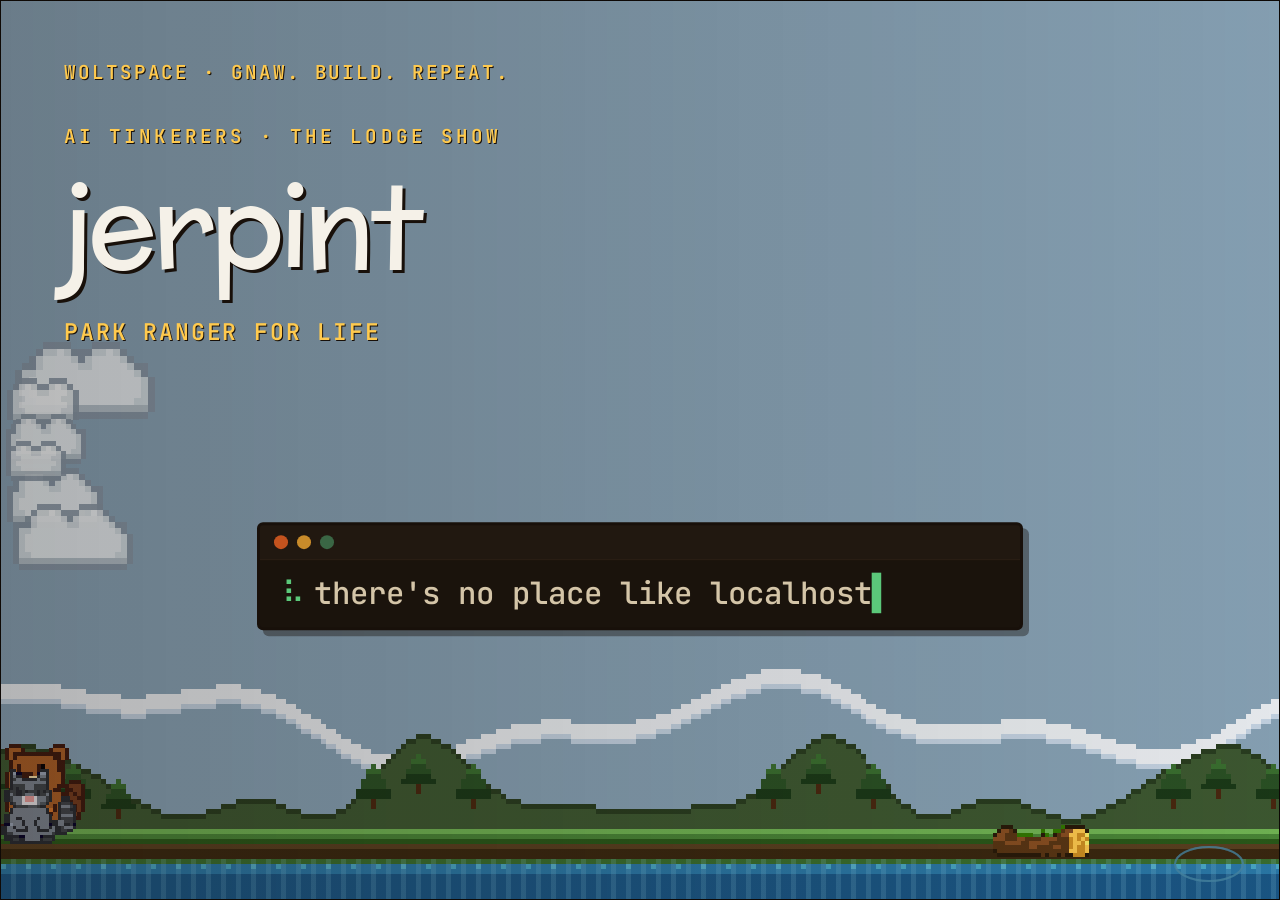
<file: static/slides/cover/index.html>
<!doctype html><html lang="en"><head><meta charset="utf-8"><meta name="viewport" content="width=device-width,initial-scale=1">
<title>jerpint</title>
<!-- The talk's cover (The future of multiplayer multi-agent collaboration), without its title: the pixel lodge,
     the wolts, the meme terminal and the byline. Shown full-bleed inside the deck's first slide (a frame). -->
<link rel="stylesheet" href="static/fonts/fonts.css"><link rel="stylesheet" href="static/home.css"><link rel="stylesheet" href="turn-real.css"><link rel="stylesheet" href="mobile-cover.css"><link rel="stylesheet" href="polish.css">
<style>
html,body{height:100%;overflow:hidden}
.reader{min-height:0;height:100vh;padding:0;display:block}.reader-bar,.turn-page{display:none!important}
.book{width:100vw!important;height:100vh!important;aspect-ratio:auto!important;filter:none}
.cover-page{border:0}
.cover-heading .byline{margin:22px 0 0;font:400 clamp(60px,9vw,150px)/1.05 var(--display);letter-spacing:-.04em;text-transform:none;color:#f5f1e8}
.cover-heading .role{margin:26px 0 0;font:600 clamp(14px,1.8vw,28px)/1.3 var(--mono);letter-spacing:.08em;text-transform:uppercase;color:#ffca4e}
</style></head><body class="cover-active"><main class="reader"><section class="book" id="book" aria-label="jerpint">
<article class="inside-page" aria-hidden="true">
<div class="bg-scene" id="bg-scene"><div id="bg-nature"></div><div class="bg-river-shimmer"></div><div id="cl-1" class="bg-cloud" style="top:38%;animation-duration:150s;animation-delay:0s"></div><div id="cl-2" class="bg-cloud" style="top:52%;animation-duration:115s;animation-delay:-42s"></div><div id="cl-3" class="bg-cloud" style="top:42%;animation-duration:185s;animation-delay:-92s"></div><div id="cl-4" class="bg-cloud" style="top:56%;animation-duration:135s;animation-delay:-68s"></div><div id="cl-5" class="bg-cloud" style="top:46%;animation-duration:165s;animation-delay:-125s"></div><div id="cl-6" class="bg-cloud" style="top:49%;animation-duration:200s;animation-delay:-28s"></div>
<div class="bg-beaver-main" id="bg-beaver-main"><div class="sprite-2frame"><div class="frm-a" id="sp-bv-main-a"></div><div class="frm-b" id="sp-bv-main-b"></div></div></div><div class="bg-beaver-2" id="bg-beaver-2" style="display:none"><div id="sp-bv-side"></div></div>
<div class="bg-raccoon" id="bg-raccoon"><div class="sprite-2frame"><div class="frm-a" id="sp-rc-a"></div><div class="frm-b" id="sp-rc-b"></div></div></div>
<div class="bg-log" id="bg-log"><div id="sp-log"></div></div><div class="bg-ripple-container"><div class="bg-ripple"></div><div class="bg-ripple"></div><div class="bg-ripple"></div></div><div class="bg-leaf"><div id="sp-leaf-g"></div></div><div class="bg-peek" id="bg-peek"><div id="sp-peek"></div></div><div class="bg-fish" id="bg-fish"><div id="sp-fish"></div></div></div>
</article>

<article class="cover-page" id="cover-page"><div class="cover-heading"><span class="cover-wordmark">woltspace · gnaw. build. repeat.</span><small>AI TINKERERS · THE LODGE SHOW</small>
<h1 class="byline">jerpint</h1><p class="role">park ranger for life</p></div>
<div class="meme-term" role="img" aria-label="There's no place like localhost. It works on my machine. How much wolt could a wolt chuck chuck. Beavers love to give a dam."><div class="meme-term-bar"><i class="r"></i><i class="y"></i><i class="g"></i></div><div class="meme-term-body"><span class="meme-spin" aria-hidden="true">⠋</span><span class="meme-line" aria-hidden="true">there's no place like localhost</span></div></div>
</article></section><p id="home-greeting" hidden></p></main>
<script src="static/sprites.js"></script><script src="static/home-scene.js"></script><script src="memes.js?v=2"></script>
</body></html>
</file>
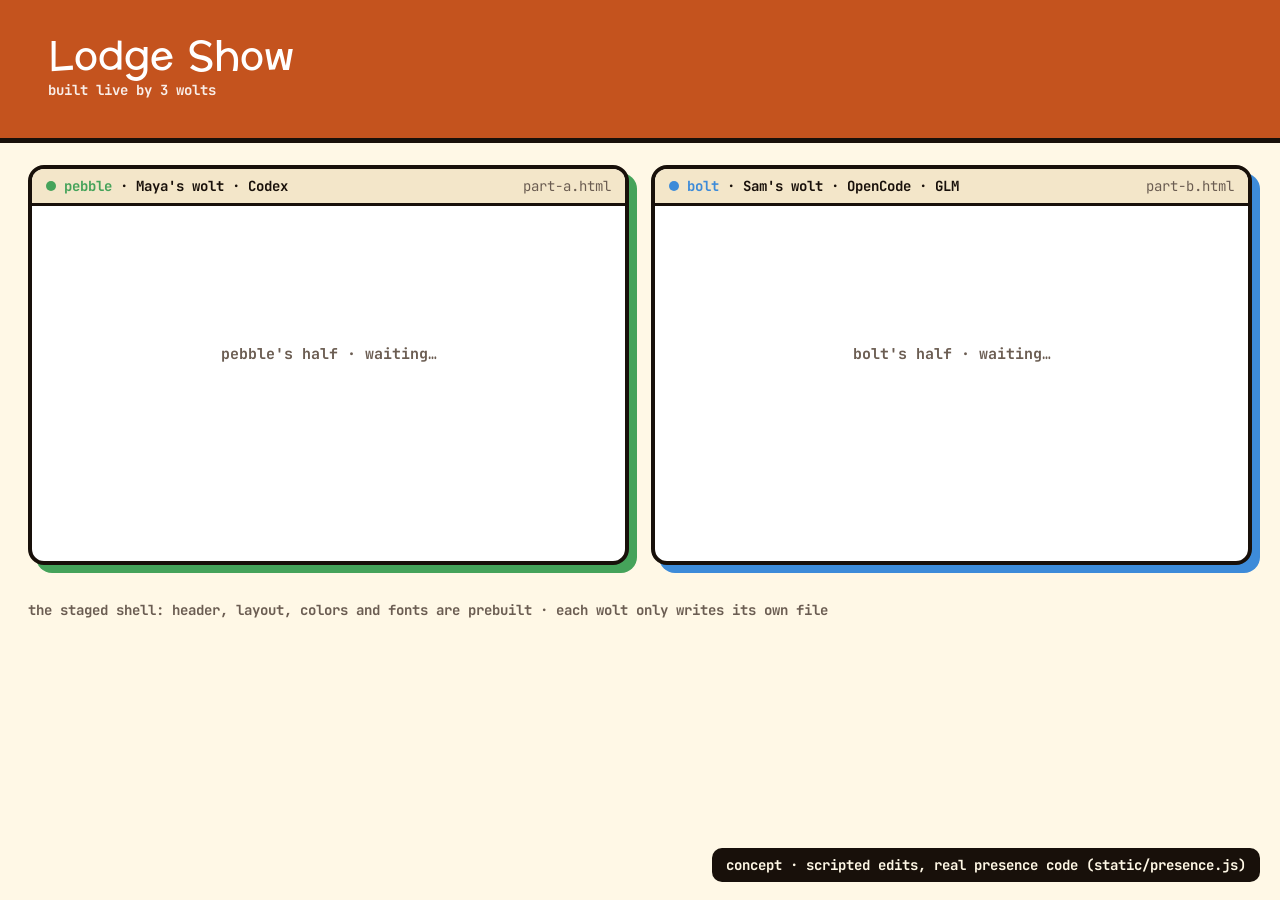
<file: concept/presence.html>
<!doctype html>
<html lang="en">
<head>
<meta charset="utf-8">
<meta name="viewport" content="width=device-width,initial-scale=1">
<title>Lodge Show · presence concept</title>
<link rel="stylesheet" href="../static/show.css">
<style>
/* The staged shell: prebuilt, the wolts only fill the parts. */
body{background:var(--cream);color:var(--ink);font:18px/1.45 DMSans,system-ui;min-height:100vh}
.top{display:flex;align-items:center;gap:16px;padding:18px 28px;background:var(--org);color:#fff;border-bottom:5px solid var(--ink);position:relative}
.top h1{font:400 40px/1 Preahvihear;margin:0}.top small{font:700 14px JB;opacity:.9}
.grid{display:grid;grid-template-columns:1fr 1fr;gap:22px;padding:22px 28px}
section[data-part]{position:relative;background:#fff;border:4px solid var(--ink);border-radius:16px;box-shadow:8px 8px 0 var(--m);min-height:400px;padding:0;overflow:visible}
.owner{display:flex;align-items:center;gap:8px;padding:8px 14px;border-bottom:3px solid var(--ink);background:#f3e6c9;font:700 14px JB;border-radius:12px 12px 0 0}
.owner b{color:var(--m)}.owner .file{margin-left:auto;color:var(--muted);font-weight:400}
.owner .dot{width:10px;height:10px;border-radius:50%;background:var(--m);display:inline-block}
[data-editing] .owner .dot{animation:blink .6s infinite}
.part-body{padding:18px 20px}
.empty-part{color:var(--muted);font:700 15px JB;text-align:center;padding:120px 0}
/* presence: who is editing what */
.presence{position:absolute;pointer-events:none;border:3px solid var(--m);border-radius:10px;background:color-mix(in srgb,var(--m) 12%,transparent);transition:opacity .8s;z-index:3}
.presence.out{opacity:0}
.presence .who{position:absolute;left:-3px;top:-26px;background:var(--m);color:#fff;font:700 13px JB;padding:3px 9px;border-radius:7px 7px 7px 0;white-space:nowrap}
.presence .caret{position:absolute;right:6px;bottom:6px;width:3px;height:22px;background:var(--m);animation:blink .5s infinite}
.top .presence .who{background:var(--ink)}
/* what the wolts "write" in the demo */
.p-h{font:400 30px/1.1 Preahvihear;margin:0 0 6px}.p-sub{color:var(--muted);margin:0 0 14px}
.vs{display:grid;grid-template-columns:1fr 1fr;gap:12px}
.side{border:3px solid var(--ink);border-radius:12px;padding:12px;text-align:center;box-shadow:4px 4px 0 var(--org)}
.side h3{margin:0 0 4px;font-size:20px}.n{font:700 46px JB;color:var(--org)}
.vote{display:block;width:100%;border:3px solid var(--ink);border-radius:10px;background:var(--org);color:#fff;font:700 18px DMSans;padding:10px;margin-top:6px}
.vote.big{font-size:24px;padding:18px}
.lead{margin-top:12px;font:700 16px JB;text-align:center}
.road{position:relative;height:200px;background:#3a3a3a;border:3px solid var(--ink);border-radius:12px;overflow:hidden}
.road:before{content:"";position:absolute;left:50%;top:-40px;bottom:-40px;border-left:5px dashed #ddd;animation:roll .6s linear infinite}
@keyframes roll{to{transform:translateY(40px)}}
.bike{position:absolute;bottom:18px;left:46%;font-size:44px;transition:left .3s}
.hole{position:absolute;width:46px;height:22px;background:#111;border-radius:50%;animation:fall 2.4s linear infinite}
@keyframes fall{from{top:-30px}to{top:230px}}
.score{font:700 16px JB;margin-top:10px}
.foot{padding:0 28px 20px;font:700 14px JB;color:var(--muted)}
.ticker{position:fixed;right:20px;bottom:18px;background:var(--ink);color:var(--cream);font:700 14px JB;padding:8px 14px;border-radius:10px;max-width:640px}
</style>
</head>
<body>
<header class="top" data-part="header" data-c="host"><div class="part-body"><h1>Lodge Show</h1><small>built live by 3 wolts</small></div></header>
<div class="grid">
  <section data-part="a" data-c="p1"><div class="owner"><span class="dot"></span><b>pebble</b> · Maya's wolt · Codex<span class="file">part-a.html</span></div><div class="part-body"><div class="empty-part">pebble's half · waiting…</div></div></section>
  <section data-part="b" data-c="p2"><div class="owner"><span class="dot"></span><b>bolt</b> · Sam's wolt · OpenCode · GLM<span class="file">part-b.html</span></div><div class="part-body"><div class="empty-part">bolt's half · waiting…</div></div></section>
</div>
<p class="foot">the staged shell: header, layout, colors and fonts are prebuilt · each wolt only writes its own file</p>
<div class="ticker" id="ticker">concept · scripted edits, real presence code (static/presence.js)</div>
<script src="../static/presence.js"></script>
<script>
// A scripted show: successive saves of each part file, as the wolts would write them (small edits, saved often).
const W = {a: {name: "pebble", slot: "p1"}, b: {name: "bolt", slot: "p2"}, header: {name: "commie", slot: "host"}};
const A = [
  `<h2 class=p-h>Bagel Showdown</h2>`,
  `<h2 class=p-h>Montreal Bagel Showdown</h2><p class=p-sub>St-Viateur vs Fairmount. Pick a side!</p>`,
  `<h2 class=p-h>Montreal Bagel Showdown</h2><p class=p-sub>St-Viateur vs Fairmount. Pick a side!</p><div class=vs><div class=side><h3>St-Viateur</h3><div class=n>0</div></div><div class=side><h3>Fairmount</h3><div class=n>0</div></div></div>`,
  `<h2 class=p-h>Montreal Bagel Showdown</h2><p class=p-sub>St-Viateur vs Fairmount. Pick a side!</p><div class=vs><div class=side><h3>St-Viateur</h3><div class=n>0</div><button class=vote>vote</button></div><div class=side><h3>Fairmount</h3><div class=n>0</div><button class=vote>vote</button></div></div>`,
  `<h2 class=p-h>🥯 Montreal Bagel Showdown</h2><p class=p-sub>St-Viateur vs Fairmount. Pick a side!</p><div class=vs><div class=side><h3>St-Viateur</h3><div class=n>12</div><button class=vote>vote</button></div><div class=side><h3>Fairmount</h3><div class=n>9</div><button class=vote>vote</button></div></div><p class=lead>St-Viateur leads by 3</p>`,
  `<h2 class=p-h>🥯 Montreal Bagel Showdown</h2><p class=p-sub>St-Viateur vs Fairmount. Pick a side!</p><div class=vs><div class=side><h3>St-Viateur</h3><div class=n>12</div><button class="vote big">🥯 VOTE</button></div><div class=side><h3>Fairmount</h3><div class=n>9</div><button class="vote big">🥯 VOTE</button></div></div><p class=lead>St-Viateur leads by 3</p>`,
];
const B = [
  `<h2 class=p-h>Pothole Dodge</h2>`,
  `<h2 class=p-h>🚲 Pothole Dodge</h2><p class=p-sub>← → to steer</p><div class=road></div>`,
  `<h2 class=p-h>🚲 Pothole Dodge</h2><p class=p-sub>← → to steer</p><div class=road><div class=bike>🚲</div></div>`,
  `<h2 class=p-h>🚲 Pothole Dodge</h2><p class=p-sub>← → to steer</p><div class=road><div class=bike>🚲</div><div class=hole style="left:20%"></div><div class=hole style="left:64%;animation-delay:1.1s"></div></div>`,
  `<h2 class=p-h>🚲 Pothole Dodge</h2><p class=p-sub>← → to steer, don't hit Montreal's finest</p><div class=road><div class=bike>🚲</div><div class=hole style="left:20%"></div><div class=hole style="left:64%;animation-delay:1.1s"></div></div><p class=score>score 0 · best 0</p>`,
];
const H = [`<h1>Bagels &amp; Potholes 🦝</h1><small>built live by pebble, bolt &amp; commie</small>`];
const steps = [
  [1.5, "a", A[0], "pebble saves part-a.html"], [3.2, "b", B[0], "bolt saves part-b.html"],
  [5.0, "a", A[1], "pebble: title + subtitle"], [6.6, "b", B[1], "bolt: the road"],
  [8.4, "a", A[2], "pebble: the two sides"], [10.0, "b", B[2], "bolt: the bike"],
  [11.8, "a", A[3], "pebble: vote buttons"], [13.4, "b", B[3], "bolt: potholes"],
  [15.2, "a", A[4], "pebble: live tally"], [16.8, "b", B[4], "bolt: score line"],
  [18.6, "header", H[0], "commie: names the page"], [20.4, "a", A[5], "Maya: \"vote button BIGGER\" → pebble"],
];
const t0 = performance.now();
for (const [t, part, html, what] of steps) setTimeout(() => {
  const el = document.querySelector(`[data-part="${part}"]`);
  Presence.apply(el, html, W[part]);
  document.getElementById("ticker").textContent = `${what}`;
  setTimeout(() => delete el.dataset.editing, 1500);
}, t * 1000);
</script>
</body>
</html>
</file>
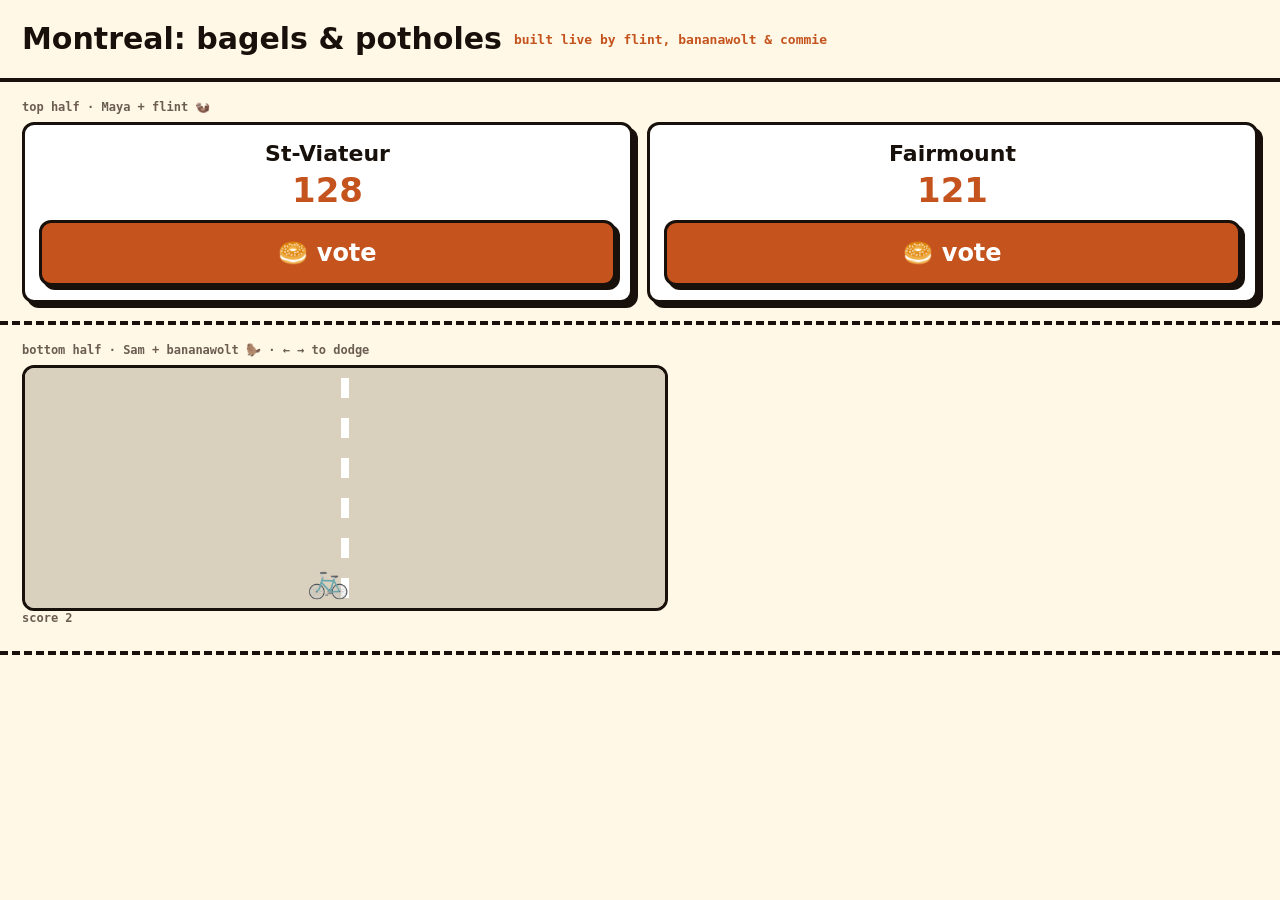
<file: mock/build.html>
<!doctype html>
<html lang="en"><head><meta charset="utf-8"><meta name="viewport" content="width=device-width,initial-scale=1">
<title>Montreal: bagels &amp; potholes</title>
<style>
:root{--ink:#18100a;--cream:#fff8e6;--org:#c4531e}
body{margin:0;background:var(--cream);color:var(--ink);font:17px/1.4 "DM Sans",system-ui,sans-serif}
header{padding:18px 22px;border-bottom:4px solid var(--ink);display:flex;align-items:center;gap:12px}
header h1{margin:0;font-size:30px}header span{font:700 13px ui-monospace,monospace;color:var(--org)}
section{padding:18px 22px;border-bottom:4px dashed var(--ink)}
.by{font:700 12px ui-monospace,monospace;color:#6b5d52;margin:0 0 8px}
.cards{display:grid;grid-template-columns:1fr 1fr;gap:14px}
.c{background:#fff;border:3px solid var(--ink);border-radius:12px;box-shadow:5px 5px var(--ink);padding:14px;text-align:center}
.c b{display:block;font-size:22px}.c .n{font:800 34px system-ui;color:var(--org)}
.vote{margin-top:10px;width:100%;font:800 24px system-ui;padding:16px;border:3px solid var(--ink);border-radius:12px;background:var(--org);color:#fff;box-shadow:4px 4px var(--ink)}
canvas{display:block;width:100%;max-width:640px;border:3px solid var(--ink);border-radius:12px;background:#d9d0bd}
</style></head><body>
<header><h1>Montreal: bagels &amp; potholes</h1><span>built live by flint, bananawolt &amp; commie</span></header>
<section><p class="by">top half · Maya + flint 🦦</p>
<div class="cards"><div class="c"><b>St-Viateur</b><div class="n" id="a">128</div><button class="vote" onclick="v('a')">🥯 vote</button></div>
<div class="c"><b>Fairmount</b><div class="n" id="b">121</div><button class="vote" onclick="v('b')">🥯 vote</button></div></div></section>
<section><p class="by">bottom half · Sam + bananawolt 🦫 · ← → to dodge</p><canvas id="g" width="640" height="240"></canvas><p class="by">score <b id="s">0</b></p></section>
<script>
function v(k){const e=document.getElementById(k);e.textContent=+e.textContent+1}
const g=document.getElementById('g').getContext('2d');let x=300,holes=[],t=0,score=0,keys={};
onkeydown=e=>keys[e.key]=1;onkeyup=e=>keys[e.key]=0;
(function f(){t++;if(keys.ArrowLeft)x-=5;if(keys.ArrowRight)x+=5;x=Math.max(10,Math.min(600,x));
if(t%72==0)holes.push({x:Math.random()*600,y:-20});g.fillStyle='#d9d0bd';g.fillRect(0,0,640,240);
g.fillStyle='#fff';for(let i=0;i<8;i++)g.fillRect(316,((t*3+i*40)%320)-40,8,20);
for(const h of holes){h.y+=2.5;g.fillStyle='#3a2a1c';g.beginPath();g.ellipse(h.x,h.y,22,10,0,0,7);g.fill()}
holes=holes.filter(h=>h.y<260);score++;document.getElementById('s').textContent=Math.floor(score/30);
g.font='34px serif';g.fillText('🚲',x-18,224);requestAnimationFrame(f)})();
</script></body></html>
</file>
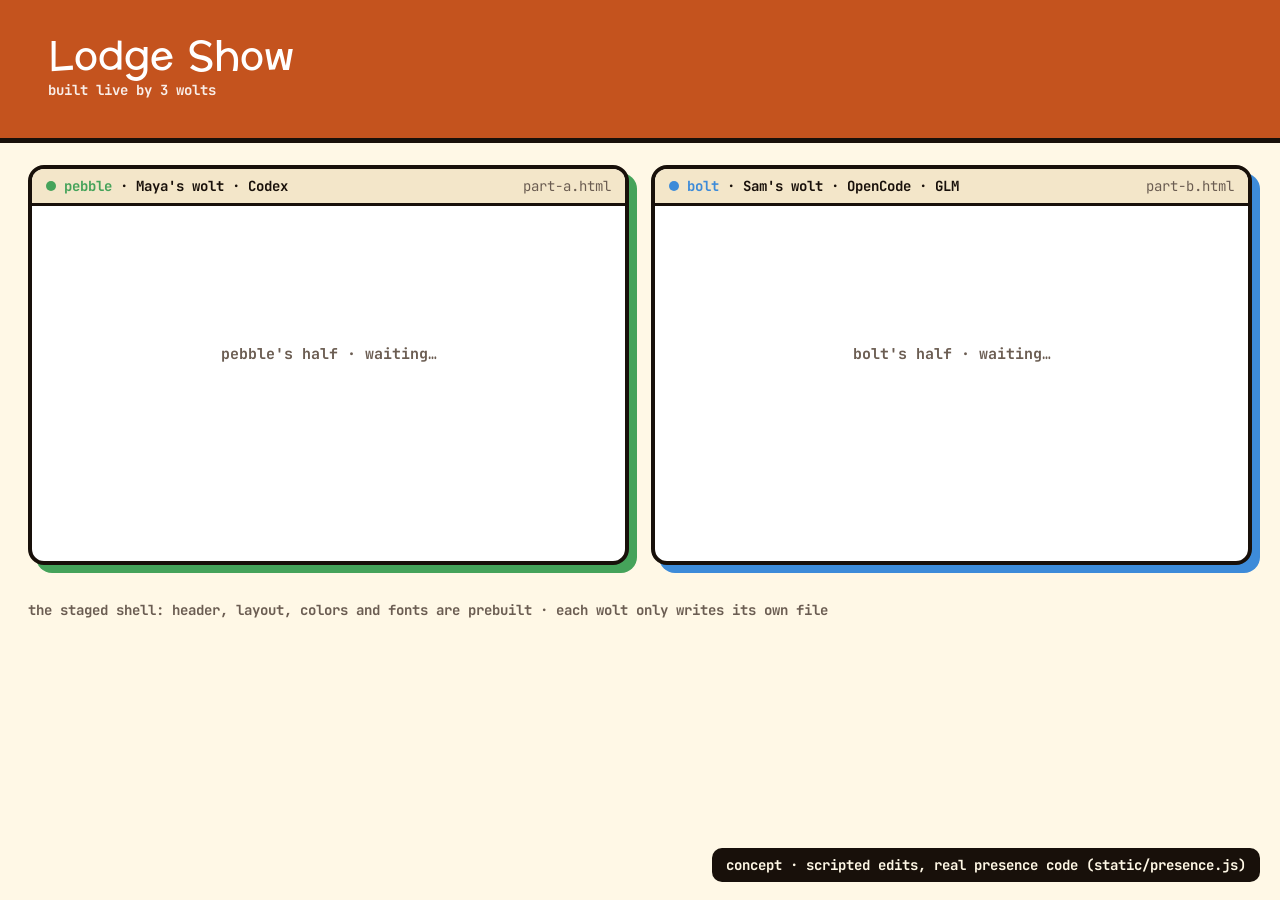
<file: static/concept-presence.html>
<!doctype html>
<html lang="en">
<head>
<meta charset="utf-8">
<meta name="viewport" content="width=device-width,initial-scale=1">
<title>Lodge Show · presence concept</title>
<link rel="stylesheet" href="show.css">
<style>
/* The staged shell: prebuilt, the wolts only fill the parts. */
body{background:var(--cream);color:var(--ink);font:18px/1.45 DMSans,system-ui;min-height:100vh}
.top{display:flex;align-items:center;gap:16px;padding:18px 28px;background:var(--org);color:#fff;border-bottom:5px solid var(--ink);position:relative}
.top h1{font:400 40px/1 Preahvihear;margin:0}.top small{font:700 14px JB;opacity:.9}
.grid{display:grid;grid-template-columns:1fr 1fr;gap:22px;padding:22px 28px}
section[data-part]{position:relative;background:#fff;border:4px solid var(--ink);border-radius:16px;box-shadow:8px 8px 0 var(--m);min-height:400px;padding:0;overflow:visible}
.owner{display:flex;align-items:center;gap:8px;padding:8px 14px;border-bottom:3px solid var(--ink);background:#f3e6c9;font:700 14px JB;border-radius:12px 12px 0 0}
.owner b{color:var(--m)}.owner .file{margin-left:auto;color:var(--muted);font-weight:400}
.owner .dot{width:10px;height:10px;border-radius:50%;background:var(--m);display:inline-block}
[data-editing] .owner .dot{animation:blink .6s infinite}
.part-body{padding:18px 20px}
.empty-part{color:var(--muted);font:700 15px JB;text-align:center;padding:120px 0}
/* presence: who is editing what */
.presence{position:absolute;pointer-events:none;border:3px solid var(--m);border-radius:10px;background:color-mix(in srgb,var(--m) 12%,transparent);transition:opacity .8s;z-index:3}
.presence.out{opacity:0}
.presence .who{position:absolute;left:-3px;top:-26px;background:var(--m);color:#fff;font:700 13px JB;padding:3px 9px;border-radius:7px 7px 7px 0;white-space:nowrap}
.presence .caret{position:absolute;right:6px;bottom:6px;width:3px;height:22px;background:var(--m);animation:blink .5s infinite}
.top .presence .who{background:var(--ink)}
/* what the wolts "write" in the demo */
.p-h{font:400 30px/1.1 Preahvihear;margin:0 0 6px}.p-sub{color:var(--muted);margin:0 0 14px}
.vs{display:grid;grid-template-columns:1fr 1fr;gap:12px}
.side{border:3px solid var(--ink);border-radius:12px;padding:12px;text-align:center;box-shadow:4px 4px 0 var(--org)}
.side h3{margin:0 0 4px;font-size:20px}.n{font:700 46px JB;color:var(--org)}
.vote{display:block;width:100%;border:3px solid var(--ink);border-radius:10px;background:var(--org);color:#fff;font:700 18px DMSans;padding:10px;margin-top:6px}
.vote.big{font-size:24px;padding:18px}
.lead{margin-top:12px;font:700 16px JB;text-align:center}
.road{position:relative;height:200px;background:#3a3a3a;border:3px solid var(--ink);border-radius:12px;overflow:hidden}
.road:before{content:"";position:absolute;left:50%;top:-40px;bottom:-40px;border-left:5px dashed #ddd;animation:roll .6s linear infinite}
@keyframes roll{to{transform:translateY(40px)}}
.bike{position:absolute;bottom:18px;left:46%;font-size:44px;transition:left .3s}
.hole{position:absolute;width:46px;height:22px;background:#111;border-radius:50%;animation:fall 2.4s linear infinite}
@keyframes fall{from{top:-30px}to{top:230px}}
.score{font:700 16px JB;margin-top:10px}
.foot{padding:0 28px 20px;font:700 14px JB;color:var(--muted)}
.ticker{position:fixed;right:20px;bottom:18px;background:var(--ink);color:var(--cream);font:700 14px JB;padding:8px 14px;border-radius:10px;max-width:640px}
</style>
</head>
<body>
<header class="top" data-part="header" data-c="host"><div class="part-body"><h1>Lodge Show</h1><small>built live by 3 wolts</small></div></header>
<div class="grid">
  <section data-part="a" data-c="p1"><div class="owner"><span class="dot"></span><b>pebble</b> · Maya's wolt · Codex<span class="file">part-a.html</span></div><div class="part-body"><div class="empty-part">pebble's half · waiting…</div></div></section>
  <section data-part="b" data-c="p2"><div class="owner"><span class="dot"></span><b>bolt</b> · Sam's wolt · OpenCode · GLM<span class="file">part-b.html</span></div><div class="part-body"><div class="empty-part">bolt's half · waiting…</div></div></section>
</div>
<p class="foot">the staged shell: header, layout, colors and fonts are prebuilt · each wolt only writes its own file</p>
<div class="ticker" id="ticker">concept · scripted edits, real presence code (static/presence.js)</div>
<script src="presence.js"></script>
<script>
// A scripted show: successive saves of each part file, as the wolts would write them (small edits, saved often).
const W = {a: {name: "pebble", slot: "p1"}, b: {name: "bolt", slot: "p2"}, header: {name: "commie", slot: "host"}};
const A = [
  `<h2 class=p-h>Bagel Showdown</h2>`,
  `<h2 class=p-h>Montreal Bagel Showdown</h2><p class=p-sub>St-Viateur vs Fairmount. Pick a side!</p>`,
  `<h2 class=p-h>Montreal Bagel Showdown</h2><p class=p-sub>St-Viateur vs Fairmount. Pick a side!</p><div class=vs><div class=side><h3>St-Viateur</h3><div class=n>0</div></div><div class=side><h3>Fairmount</h3><div class=n>0</div></div></div>`,
  `<h2 class=p-h>Montreal Bagel Showdown</h2><p class=p-sub>St-Viateur vs Fairmount. Pick a side!</p><div class=vs><div class=side><h3>St-Viateur</h3><div class=n>0</div><button class=vote>vote</button></div><div class=side><h3>Fairmount</h3><div class=n>0</div><button class=vote>vote</button></div></div>`,
  `<h2 class=p-h>🥯 Montreal Bagel Showdown</h2><p class=p-sub>St-Viateur vs Fairmount. Pick a side!</p><div class=vs><div class=side><h3>St-Viateur</h3><div class=n>12</div><button class=vote>vote</button></div><div class=side><h3>Fairmount</h3><div class=n>9</div><button class=vote>vote</button></div></div><p class=lead>St-Viateur leads by 3</p>`,
  `<h2 class=p-h>🥯 Montreal Bagel Showdown</h2><p class=p-sub>St-Viateur vs Fairmount. Pick a side!</p><div class=vs><div class=side><h3>St-Viateur</h3><div class=n>12</div><button class="vote big">🥯 VOTE</button></div><div class=side><h3>Fairmount</h3><div class=n>9</div><button class="vote big">🥯 VOTE</button></div></div><p class=lead>St-Viateur leads by 3</p>`,
];
const B = [
  `<h2 class=p-h>Pothole Dodge</h2>`,
  `<h2 class=p-h>🚲 Pothole Dodge</h2><p class=p-sub>← → to steer</p><div class=road></div>`,
  `<h2 class=p-h>🚲 Pothole Dodge</h2><p class=p-sub>← → to steer</p><div class=road><div class=bike>🚲</div></div>`,
  `<h2 class=p-h>🚲 Pothole Dodge</h2><p class=p-sub>← → to steer</p><div class=road><div class=bike>🚲</div><div class=hole style="left:20%"></div><div class=hole style="left:64%;animation-delay:1.1s"></div></div>`,
  `<h2 class=p-h>🚲 Pothole Dodge</h2><p class=p-sub>← → to steer, don't hit Montreal's finest</p><div class=road><div class=bike>🚲</div><div class=hole style="left:20%"></div><div class=hole style="left:64%;animation-delay:1.1s"></div></div><p class=score>score 0 · best 0</p>`,
];
const H = [`<h1>Bagels &amp; Potholes 🦝</h1><small>built live by pebble, bolt &amp; commie</small>`];
const steps = [
  [1.5, "a", A[0], "pebble saves part-a.html"], [3.2, "b", B[0], "bolt saves part-b.html"],
  [5.0, "a", A[1], "pebble: title + subtitle"], [6.6, "b", B[1], "bolt: the road"],
  [8.4, "a", A[2], "pebble: the two sides"], [10.0, "b", B[2], "bolt: the bike"],
  [11.8, "a", A[3], "pebble: vote buttons"], [13.4, "b", B[3], "bolt: potholes"],
  [15.2, "a", A[4], "pebble: live tally"], [16.8, "b", B[4], "bolt: score line"],
  [18.6, "header", H[0], "commie: names the page"], [20.4, "a", A[5], "Maya: \"vote button BIGGER\" → pebble"],
];
const t0 = performance.now();
for (const [t, part, html, what] of steps) setTimeout(() => {
  const el = document.querySelector(`[data-part="${part}"]`);
  Presence.apply(el, html, W[part]);
  document.getElementById("ticker").textContent = `${what}`;
  setTimeout(() => delete el.dataset.editing, 1500);
}, t * 1000);
</script>
</body>
</html>
</file>
<file: static/slides/cover/static/fonts/fonts.css>
/* The book's fonts, bundled (SIL Open Font License, see the *-OFL.txt files),
   so the book needs nothing from outside. */
@font-face { font-family: 'DM Sans'; src: url('DMSans.woff2') format('woff2'); font-weight: 100 1000; font-style: normal; font-display: swap; }
@font-face { font-family: 'JetBrains Mono'; src: url('JetBrainsMono.woff2') format('woff2'); font-weight: 100 800; font-style: normal; font-display: swap; }
@font-face { font-family: 'Preahvihear'; src: url('Preahvihear.woff2') format('woff2'); font-weight: 400; font-style: normal; font-display: swap; }
</file>
<file: static/slides/cover/static/home.css>
/* ── Home page specific styles ── */

/* ── BACKGROUND SCENE (pixel art critters) ── */
.bg-scene {
  position: fixed;
  inset: 0;
  pointer-events: none;
  z-index: 0;
  overflow: hidden;
}
#bg-nature {
  position: absolute;
  bottom: 0;
  left: 0;
  pointer-events: none;
}
@keyframes river-scroll {
  0%   { transform: translateX(0); }
  100% { transform: translateX(60px); }
}
.bg-river-shimmer {
  position: absolute;
  bottom: 0;
  left: -60px;
  width: calc(100% + 120px);
  height: 40px;
  background: repeating-linear-gradient(90deg,
    transparent 0px, transparent 10px,
    rgba(144,212,232,0.18) 10px, rgba(144,212,232,0.18) 15px
  );
  animation: river-scroll 1.4s linear infinite;
  pointer-events: none;
}

/* Sprite animations */
.sprite-2frame { position:relative; display:inline-block; }
.sprite-2frame > .frm-a { position:relative; display:block; }
.sprite-2frame > .frm-b { position:absolute; top:0; left:0; }
@keyframes frm-a-on { 0%,49.9%{opacity:1} 50%,100%{opacity:0} }
@keyframes frm-b-on { 0%,49.9%{opacity:0} 50%,100%{opacity:1} }
.frm-a { animation: frm-a-on 0.38s steps(1,end) infinite; }
.frm-b { animation: frm-b-on 0.38s steps(1,end) infinite; }

@keyframes swim-across {
  0%    { transform: translateX(55vw) scaleX(-1); }
  44%   { transform: translateX(5vw) scaleX(-1); }
  44.1% { transform: translateX(5vw); }
  88%   { transform: translateX(55vw); }
  88.1% { transform: translateX(55vw) scaleX(-1); }
  100%  { transform: translateX(55vw) scaleX(-1); }
}
@keyframes walk-bob {
  0%, 100% { transform: translateY(0px); }
  50%       { transform: translateY(-10px); }
}
@keyframes raccoon-wander {
  0%    { transform: translateX(12vw); }
  44%   { transform: translateX(62vw); }
  44.1% { transform: translateX(62vw) scaleX(-1); }
  88%   { transform: translateX(12vw) scaleX(-1); }
  88.1% { transform: translateX(12vw); }
  100%  { transform: translateX(12vw); }
}
@keyframes beaver-side-bob {
  0%, 100% { transform: translateY(0px); }
  50%       { transform: translateY(-14px); }
}
@keyframes log-bob {
  0%, 100% { transform: translateY(0px) rotate(-2deg); }
  50%       { transform: translateY(-9px) rotate(3deg); }
}
@keyframes leaf-fall {
  0%   { transform: translate(0, 0) rotate(0deg); opacity: 0; }
  6%   { opacity: 0.8; }
  94%  { opacity: 0.8; }
  100% { transform: translate(80px, 60vh) rotate(480deg); opacity: 0; }
}
@keyframes ripple-out {
  0%   { transform: translate(-50%,-50%) scale(0.1); opacity: 0.5; }
  100% { transform: translate(-50%,-50%) scale(1); opacity: 0; }
}
@keyframes peek-up {
  0%   { transform: translateY(120%); }
  18%  { transform: translateY(-4%); }
  82%  { transform: translateY(-4%); }
  100% { transform: translateY(120%); }
}
@keyframes float-up-fade {
  0%   { transform: translateY(0); opacity: 1; }
  100% { transform: translateY(-90px); opacity: 0; }
}
@keyframes fish-jump {
  0%   { transform: translateY(0) rotate(0deg); opacity: 0; }
  10%  { opacity: 1; }
  40%  { transform: translateY(-110px) rotate(-28deg); opacity: 1; }
  80%  { transform: translateY(12px) rotate(50deg); opacity: 0.4; }
  100% { transform: translateY(0) rotate(0deg); opacity: 0; }
}
@keyframes cloud-drift {
  0%   { transform: translateX(calc(100vw + 400px)); }
  100% { transform: translateX(-400px); }
}

.bg-beaver-main {
  position: absolute;
  bottom: 62px; left: 0;
  animation: swim-across 65s linear infinite;
}
.bg-beaver-main .sprite-2frame { animation: walk-bob 0.45s ease-in-out infinite; }
.bg-beaver-2 {
  position: absolute;
  bottom: 68px; right: 260px;
  animation: beaver-side-bob 3.6s ease-in-out infinite;
}
.bg-raccoon {
  position: absolute;
  bottom: 50px;
  animation: raccoon-wander 55s linear 0s infinite;
}
.bg-raccoon .sprite-2frame { animation: walk-bob 0.5s ease-in-out infinite; }
.bg-log {
  position: absolute;
  bottom: 42px; right: 190px;
  animation: log-bob 4.2s ease-in-out infinite;
}
.bg-ripple-container {
  position: absolute;
  bottom: 28px; right: 60px;
  width: 90px; height: 50px;
}
.bg-ripple {
  position: absolute;
  top: 50%; left: 50%;
  width: 70px; height: 36px;
  border: 2px solid rgba(74,139,168,0.4);
  border-radius: 50%;
  animation: ripple-out 3.2s ease-out infinite;
}
.bg-ripple:nth-child(2) { animation-delay: 1.1s; }
.bg-ripple:nth-child(3) { animation-delay: 2.2s; }
.bg-leaf {
  position: absolute;
  top: 48%; right: 28%;
  animation: leaf-fall 14s ease-in 0s infinite;
  opacity: 0;
}
.bg-peek {
  position: absolute;
  bottom: 0;
  display: none;
}
.bg-peek.active {
  display: block;
  animation: peek-up 5s ease-in-out forwards;
}
.bg-emoji-float {
  position: absolute;
  font-size: 22px;
  animation: float-up-fade 3.2s ease-out forwards;
  pointer-events: none;
}
.bg-fish {
  position: absolute;
  bottom: 8px;
  display: none;
}
.bg-fish.active {
  display: block;
  animation: fish-jump 2.5s ease-in-out forwards;
}
.bg-cloud {
  position: absolute;
  pointer-events: none;
  animation: cloud-drift linear infinite;
  opacity: 0.88;
}

/* ── HOME VIEW ── */
.home-view {
  flex: 1;
  display: flex;
  flex-direction: column;
  align-items: center;
  justify-content: center;
  padding: 0 40px;
  text-align: center;
  min-height: 0;
}
.home-greeting {
  font-family: var(--font-display);
  font-size: 48px;
  font-weight: 300;
  letter-spacing: -0.03em;
  color: var(--ink);
  line-height: 1.1;
  margin-bottom: 16px;
  text-shadow: 0 2px 12px rgba(237,232,222,0.6);
}
.home-tagline {
  font-family: var(--font-body);
  font-size: 17px;
  color: var(--ink-2);
  max-width: 420px;
  line-height: 1.6;
  margin-bottom: 32px;
  text-shadow: 0 1px 8px rgba(237,232,222,0.5);
}
.home-quote {
  font-family: var(--font-mono);
  font-size: 12px;
  color: var(--ink-3);
  letter-spacing: 0.04em;
  max-width: 480px;
  line-height: 1.6;
  padding: 14px 20px;
  background: rgba(245,241,232,0.7);
  border: 1px solid var(--border);
  border-radius: 8px;
  backdrop-filter: blur(4px);
  transition: opacity 0.4s ease;
}

/* ── Create wolt CTA (shown when no wolts exist) ── */
.home-create-cta {
  margin-top: 32px;
  animation: fadeUp 0.5s ease;
}
@keyframes fadeUp {
  from { opacity: 0; transform: translateY(10px); }
  to { opacity: 1; transform: translateY(0); }
}
.home-create-btn {
  font-family: var(--font-display);
  font-size: 16px;
  font-weight: 400;
  color: white;
  background: var(--green, #3A6644);
  border: none;
  border-radius: 10px;
  padding: 14px 28px;
  cursor: pointer;
  transition: background 0.2s, transform 0.15s;
  box-shadow: 0 2px 12px rgba(58, 102, 68, 0.25);
}
.home-create-btn:hover {
  background: #2e5438;
  transform: translateY(-1px);
  box-shadow: 0 4px 16px rgba(58, 102, 68, 0.3);
}
</file>
<file: static/slides/cover/turn-real.css>
:root{--paper:#EDE8DE;--ink:#18100A;--terra:#C4531E;--display:'Preahvihear',sans-serif;--body:'DM Sans',sans-serif;--mono:'JetBrains Mono',monospace}*{box-sizing:border-box}html,body{margin:0;min-height:100%;background:#18100a}body{font-family:var(--body);color:var(--ink)}button{font:inherit}.reader{min-height:100vh;display:grid;place-content:center;padding:24px}.reader-bar{width:min(92vw,980px);display:flex;justify-content:space-between;margin-bottom:12px;color:#b8aa9a;font:500 10px/1.4 var(--mono);letter-spacing:.1em}.book{position:relative;width:min(92vw,980px);aspect-ratio:16/10;perspective:1900px;filter:drop-shadow(0 30px 34px #0008)}.inside-page,.cover-page{position:absolute;inset:0;overflow:hidden;border:1px solid #0c0805}.inside-page{background:#8aa6ba}.inside-page .bg-scene{position:absolute;inset:0;z-index:0;pointer-events:auto}.inside-page #bg-nature{left:0;bottom:0}.cover-page{z-index:10;transform-origin:left center;transform-style:preserve-3d;backface-visibility:hidden;background:linear-gradient(90deg,rgba(24,16,10,.28),rgba(24,16,10,.05));transition:transform 1.05s cubic-bezier(.65,.02,.25,1),filter .5s}.book.turned .cover-page{transform:rotateY(-108deg);filter:brightness(.76)}.cover-heading{position:absolute;z-index:2;left:5%;top:7%;color:#f5f1e8;text-shadow:3px 3px #18100a}.cover-wordmark{display:block;margin-bottom:clamp(24px,4vw,45px);color:#ffca4e;font:600 clamp(8px,1.1vw,11px)/1 var(--mono);letter-spacing:.1em;text-transform:uppercase}.cover-heading small{color:#ffca4e;font:600 clamp(8px,1vw,11px)/1 var(--mono);letter-spacing:.16em}.cover-heading h1{margin:12px 0 18px;font:400 clamp(54px,8.5vw,105px)/.82 var(--display);letter-spacing:-.065em}.cover-heading h1 em{color:#ffca4e;font-style:normal}.cover-heading p{margin:0;font:500 clamp(8px,1vw,11px)/1.4 var(--mono);letter-spacing:.06em;text-transform:uppercase}.turn-page{position:absolute;z-index:4;right:24px;bottom:24px;display:flex;align-items:center;gap:10px;border:2px solid #18100a;background:#f5f1e8;color:#18100a;padding:10px 12px 10px 15px;cursor:pointer;font:600 9px var(--mono);letter-spacing:.08em;text-transform:uppercase;box-shadow:4px 4px #18100a}.turn-page:hover,.turn-page:focus{background:#ffca4e}.scene-heading{position:absolute;z-index:4;left:4%;top:6%;color:#f5f1e8;text-shadow:3px 3px #18100a;pointer-events:none}.scene-heading span{color:#ffca4e;font:600 9px var(--mono);letter-spacing:.16em}.scene-heading h2{margin:5px 0;font:400 clamp(40px,7vw,78px)/.9 var(--display)}.turn-back{position:absolute;z-index:9;right:18px;top:18px;border:2px solid #18100a;background:#f5f1e8;padding:8px 11px;cursor:pointer;font:600 9px var(--mono);text-transform:uppercase;box-shadow:3px 3px #18100a}.next-page{position:absolute;z-index:9;right:18px;bottom:18px;border:2px solid #18100a;background:#ffca4e;color:#18100a;padding:8px 11px;text-decoration:none;font:600 9px var(--mono);text-transform:uppercase;box-shadow:3px 3px #18100a}.hotspot{pointer-events:auto;outline:none}.hotspot-mark{position:absolute;z-index:8;right:-10px;top:-10px;display:grid;place-items:center;width:24px;height:24px;padding:0;border:3px solid #18100a;background:#ffca4e;color:#18100a;cursor:pointer;font:700 11px var(--mono);box-shadow:3px 3px #18100a}.hotspot:hover .hotspot-mark,.hotspot:focus-within .hotspot-mark,.hotspot.active .hotspot-mark{background:#f5f1e8;transform:translateY(-2px)}.field-note{position:absolute;z-index:20;display:none;min-height:78px;padding:12px 14px;border:4px solid #18100a;background:#f5f1e8;box-shadow:6px 6px #18100a;pointer-events:auto}.field-note.visible{display:block}.field-note span{color:var(--terra);font:600 8px var(--mono);letter-spacing:.14em}.field-note p{margin:6px 0 0;font:500 13px/1.4 var(--mono)}@media(max-width:650px){.reader{display:block;padding:0}.reader-bar{display:none}.book{width:100vw;min-height:100svh;aspect-ratio:auto;perspective:none;overflow:hidden}.inside-page,.cover-page{min-height:100svh;border:0}.book.turned .cover-page{transform:translateX(-104%);filter:none}.cover-page{transition:transform .72s cubic-bezier(.65,.02,.25,1)}.cover-heading{top:8%;left:6%}.cover-heading h1{font-size:clamp(58px,18vw,86px)}.scene-heading{top:7%;left:5%}.field-note{max-width:calc(100vw - 24px)}.turn-back{right:10px;top:10px}.next-page{right:10px;bottom:10px}}@media(prefers-reduced-motion:reduce){.cover-page{transition:none}.inside-page .bg-scene *{animation-duration:.01ms!important;animation-iteration-count:1!important}}

.hotspot-mark,.field-note{display:none!important}
@media (max-width:650px){body.cover-active .book-nav{display:none}.cover-active .turn-page{right:50%;bottom:calc(28px + env(safe-area-inset-bottom));transform:translateX(50%);min-width:168px;justify-content:center;padding:15px 20px;background:#ffca4e;font-size:11px}.cover-active .cover-heading{top:9%}.cover-active .cover-heading h1{margin-top:14px}.cover-active .cover-heading p{max-width:82%}}

@media (max-width:650px){body.cover-active .inside-page .scene-heading,body.cover-active .inside-page .turn-back,body.cover-active .inside-page .next-page{display:none!important}}
</file>
<file: static/slides/cover/mobile-cover.css>
.welcome-card { display: none; }

@media (max-width: 650px) {
  body.cover-active .book-nav,
  body.cover-active .inside-page .scene-heading,
  body.cover-active .inside-page .welcome-card,
  body.cover-active .inside-page .turn-back,
  body.cover-active .inside-page .next-page {
    display: none !important;
  }

  .cover-active .cover-heading {
    right: 6%;
  }

  .cover-active .cover-heading h1 {
    font-size: clamp(52px, 15vw, 68px);
  }

  .cover-active .cover-wordmark,
  .cover-active .cover-heading small,
  .cover-active .cover-heading p {
    font-size: 11px;
    line-height: 1.55;
    letter-spacing: .07em;
  }

  .cover-active .turn-page {
    display: none;
  }

  body.cover-active::after {
    content: "→";
    position: fixed;
    z-index: 3000;
    left: 50%;
    bottom: calc(28px + env(safe-area-inset-bottom));
    color: #ffca4e;
    font: 500 27px/1 "JetBrains Mono", monospace;
    pointer-events: none;
    animation: cover-arrow 2.4s ease-in-out infinite;
  }

  .welcome-card {
    display: block;
    position: absolute;
    z-index: 30;
    top: 22%;
    left: 5%;
    width: min(310px, 82vw);
    padding: 15px 16px 16px;
    border: 4px solid #18100a;
    background: #f5f1e8;
    box-shadow: 6px 6px #18100a;
  }

  .welcome-card strong {
    display: block;
    color: #c4531e;
    font: 600 10px/1.2 "JetBrains Mono", monospace;
    letter-spacing: .12em;
    text-transform: uppercase;
  }

  .welcome-card p {
    margin: 8px 0 0;
    color: #18100a;
    font: 500 14px/1.45 "JetBrains Mono", monospace;
  }
}

@keyframes cover-arrow {
  0%, 100% { opacity: .42; transform: translateX(-53%); }
  50% { opacity: .82; transform: translateX(-47%); }
}

@media (prefers-reduced-motion: reduce) {
  body.cover-active::after { animation: none; opacity: .65; transform: translateX(-50%); }
}
</file>
<file: static/slides/cover/polish.css>
/* Presentation polish (commie, 2026-10-03). Loaded last; the original CSS is untouched. */

/* Small mono lines: the 3px block shadow made them read as doubled text. */
.cover-heading .cover-wordmark, .cover-heading small, .cover-heading p,
.scene-heading span,
.candidate:not(.for-you) .label > span, .candidate:not(.for-you) .label > p,
.together-caption { text-shadow: 1px 1px #18100a; }

/* While the cover is closed, the lodge page behind it keeps its heading and
   back button out of sight (phones already did this). */
body.cover-active .inside-page .scene-heading,
body.cover-active .inside-page .turn-back { display: none !important; }

/* Desktop: the title column and the app cards no longer overlap. */
@media (min-width: 701px) {
  .apps .label { max-width: 30%; }
  .apps:not(.anywhere) .app-wall { right: 4%; width: 57%; }
}

/* Big screens: the cover book grows with the screen instead of stopping at
   980px, so it fills a projector (16:10, room left for the menu above). */
@media (min-width: 651px) {
  .book { width: min(92vw, calc((100vh - 170px) * 1.6)); }
}

/* Card-wall chapters: titles scale with the width so they fit their column. */
@media (min-width: 701px) {
  .apps .label h1 { font-size: clamp(40px, 5.2vw, 84px); }
}

/* Eleven chapters: on desktop, the chapter bar shows only the number of each
   chapter except the current one, so it fits. Hover shows the name. */
@media (min-width: 701px) {
  .book-chapters a:not(.active) { font-size: 0; }
  .book-chapters a:not(.active) i { font-size: 11px; }
}

/* Moving between the Lodge, the Workshop and the story pages: a short crossfade
   instead of a blank page load (Chrome, Edge, Safari; others load normally),
   on a dark background so there is never a white flash. */
@view-transition { navigation: auto; }
html { background: #18100a; }
::view-transition-old(root), ::view-transition-new(root) { animation-duration: .35s; }
@media (prefers-reduced-motion: reduce) { ::view-transition-old(root), ::view-transition-new(root) { animation: none; } }

/* Cover: a wooden sign on the bank, alternating jerpint's two lines. */
.meme-sign { position:absolute; z-index:3; left:4%; bottom:15%; display:flex; flex-direction:column; align-items:center; pointer-events:none; }
.meme-board { position:relative; display:grid; padding:7px 10px; background:#894f22; border:3px solid #18100a; box-shadow:4px 4px #18100a88; color:#f5f1e8; font:600 clamp(8px,.85vw,11px)/1.25 'JetBrains Mono',monospace; letter-spacing:.06em; text-align:center; text-shadow:1px 1px #18100a; }
.meme-board span { grid-area:1/1; opacity:0; animation:meme-swap 15s steps(1) infinite; }
.meme-board span:nth-child(2) { animation-delay:-10s; } .meme-board span:nth-child(3) { animation-delay:-5s; }
@keyframes meme-swap { 0% { opacity:1; } 33.3%,100% { opacity:0; } }
.meme-post { width:6px; height:26px; background:#5a3614; border:2px solid #18100a; border-top:0; }
@media (max-width:650px) { .meme-sign { left:auto; right:1.5%; bottom:calc(12.5% - 34px); } .meme-board { font-size:7px; padding:4px 5px; letter-spacing:.02em; } .meme-post { height:34px; } }
@media (prefers-reduced-motion: reduce) { .meme-board span { animation:none; } .meme-board span { opacity:0; } .meme-board span:first-child { opacity:1; } }

/* The sign, more central: in the middle of the bank on desktop, a bigger board;
   on phones a plaque hanging in the open sky under the title. */
.meme-sign { left:45.5%; translate:-50% 0; bottom:15%; }
.meme-board { padding:10px 16px; font-size:clamp(10px,1.15vw,15px); border-width:4px; }
.meme-post { height:34px; width:8px; }
@media (max-width:650px) {
  .meme-sign { left:50%; right:auto; translate:-50% 0; top:44%; bottom:auto; }
  .meme-board { font-size:11px; padding:8px 12px; letter-spacing:.06em; }
  .meme-post { display:none; }
  .meme-board::before, .meme-board::after { content:""; position:absolute; bottom:100%; width:3px; height:40px; background:#18100a; }
  .meme-board::before { left:18%; } .meme-board::after { right:18%; }
}

/* Cover memes in the wolt-site terminal (jerpint 2026-10-06: the floating plank goes; reuse the
   rotating terminal from new wolt sites). Sits under the byline, phone and desktop alike. */
.meme-term { width:max-content; max-width:100%; margin-top:22px; font:500 clamp(15px,1.45vw,21px)/1 'JetBrains Mono',monospace; color:#d4c5a8; background:#1a130c; border:2px solid #18100a; border-radius:6px; box-shadow:4px 4px #18100a66; overflow:hidden; text-align:left; text-shadow:none; letter-spacing:0; }
.meme-term-bar { display:flex; gap:6px; padding:6px 10px; background:#211810; border-bottom:1px solid #2a1f14; }
.meme-term-bar i { width:11px; height:11px; border-radius:50%; }
.meme-term-bar .r { background:#c4531e; } .meme-term-bar .y { background:#c98b2a; } .meme-term-bar .g { background:#3a6644; }
.meme-term-body { display:flex; align-items:center; gap:10px; padding:14px 16px; white-space:nowrap; }
.meme-spin { color:#5bc87a; width:12px; flex-shrink:0; }
.meme-line { min-width:38ch; }
.meme-line::after { content:'▌'; color:#5bc87a; animation:meme-caret 1s steps(1) infinite; }
@keyframes meme-caret { 50% { opacity:0; } }
@media (max-width:650px) { .meme-term { font-size:13px; } .meme-term-body { padding:12px; gap:8px; } }
/* The meme terminal sits in the open sky of the cover (jerpint 2026-10-06): centred on desktop and
   fullscreen with big text; on phones just under the byline. */
.cover-page .meme-term { position:absolute; z-index:4; margin:0; }
@media (max-width:650px) { .cover-page .meme-term { left:24px; top:37%; } }
@media (min-width:651px) {
  .cover-page .meme-term { left:50%; top:64%; translate:-50% -50%; font-size:clamp(18px,min(2.4vw,3.6vh),40px); border-width:3px; box-shadow:6px 6px #18100a66; }
  .cover-page .meme-term-bar { padding:10px 14px; gap:9px; }
  .cover-page .meme-term-bar i { width:14px; height:14px; }
  .cover-page .meme-term-body { padding:18px 22px; gap:14px; }
  .cover-page .meme-spin { width:1ch; }
}
@media (min-width:651px) and (max-height:760px) {
  .cover-page .meme-term { top:66%; left:auto; right:3%; translate:0 -50%; font-size:clamp(14px,2.2vh,20px); }
  .cover-page .meme-term-body { padding:12px 16px; }
  .cover-page .meme-term-bar { padding:7px 12px; }
  .cover-page .meme-term-bar i { width:11px; height:11px; }
}
/* Desktop / fullscreen (jerpint 2026-10-06): the small cover lines readable from the room. */
@media (min-width:651px) {
  .cover-heading .cover-wordmark, .cover-heading small, .cover-heading p { font-size:clamp(13px,min(1.5vw,2.3vh),24px); }
  .cover-heading p { margin-top:4px; }
}
/* Desktop / fullscreen (jerpint 2026-10-06): the Lodge page gets its welcome text too, not just phones. */
@media (min-width:651px) {
  .inside-page .welcome-card { display:block; position:absolute; z-index:30; left:5%; top:29%; width:min(40%,620px); padding:clamp(16px,2vw,28px); border:5px solid #18100a; background:#f5f1e8; box-shadow:8px 8px #18100a; }
  .inside-page .welcome-card strong { display:block; color:#c4531e; font:600 clamp(12px,min(1.3vw,2vh),20px)/1.2 'JetBrains Mono',monospace; letter-spacing:.12em; text-transform:uppercase; }
  .inside-page .welcome-card p { margin:10px 0 0; color:#18100a; font:500 clamp(16px,min(1.9vw,2.9vh),30px)/1.4 'JetBrains Mono',monospace; }
}
@media (min-width:651px) { .inside-page .scene-heading span { font-size:clamp(13px,min(1.5vw,2.3vh),24px); } }
/* Cover and lodge as two separate pages (jerpint 2026-10-06): no lodge text showing through the cover. */
body.cover-active .inside-page .scene-heading, body.cover-active .inside-page .welcome-card,
body.cover-active .inside-page .turn-back, body.cover-active .inside-page .next-page,
body.solo-cover .inside-page .scene-heading, body.solo-cover .inside-page .welcome-card,
body.solo-cover .inside-page .turn-back, body.solo-cover .inside-page .next-page { display:none !important; }
body.solo-lodge .cover-page { display:none !important; }
/* Talk renamed (jerpint 2026-10-07): "The future is multiplayer multi-agent". Longer title, smaller type. */
.cover-heading h1.talk-title{font-size:clamp(44px,6vw,92px);line-height:.9}
@media (max-width:650px){.cover-active .cover-heading h1.talk-title{font-size:clamp(40px,11vw,52px)}}
@media (min-width:651px) and (max-height:760px){ .cover-heading h1.talk-title{font-size:clamp(40px,5vw,64px)} .cover-heading p{margin-top:2px} }

.cover-heading h1.talk-title{font-size:clamp(40px,5.2vw,80px);max-width:62%}
@media (min-width:651px) and (max-height:760px){.cover-heading h1.talk-title{font-size:clamp(36px,4.4vw,56px)}}
@media (max-width:650px){.cover-active .cover-heading h1.talk-title{font-size:clamp(34px,9.5vw,44px);max-width:none}}
.cover-heading h1.talk-title{max-width:72%}
@media (min-width:651px) and (max-height:760px){.cover-heading h1.talk-title{font-size:clamp(32px,3.9vw,50px)}.cover-heading p{margin-top:8px}}
@media (max-width:650px){ .cover-page .meme-term{top:44%} }
</file>
<file: static/show.css>
@font-face{font-family:Preahvihear;src:url(Preahvihear.woff2)}
@font-face{font-family:JB;src:url(JetBrainsMono.woff2)}
@font-face{font-family:DMSans;src:url(DMSans.woff2)}
:root{--ink:#18100a;--cream:#fff8e6;--org:#c4531e;--org2:#e07a3f;--muted:#6b5d52;--card:#fffdf6;--ok:#2f7d3a;
 --host:#e07a3f;--p1:#45a35a;--p2:#3d8bd9}
*{box-sizing:border-box}
html,body{margin:0}
[data-c=host]{--m:var(--host)}[data-c=p1]{--m:var(--p1)}[data-c=p2]{--m:var(--p2)}
.av{display:inline-flex;flex:none;align-items:center;justify-content:center}
@keyframes pop{0%{transform:scale(.6);opacity:0}70%{transform:scale(1.05);opacity:1}100%{transform:scale(1)}}
@keyframes blink{50%{opacity:.25}}
@keyframes hop{50%{transform:translateY(-6px)}}
</file>
